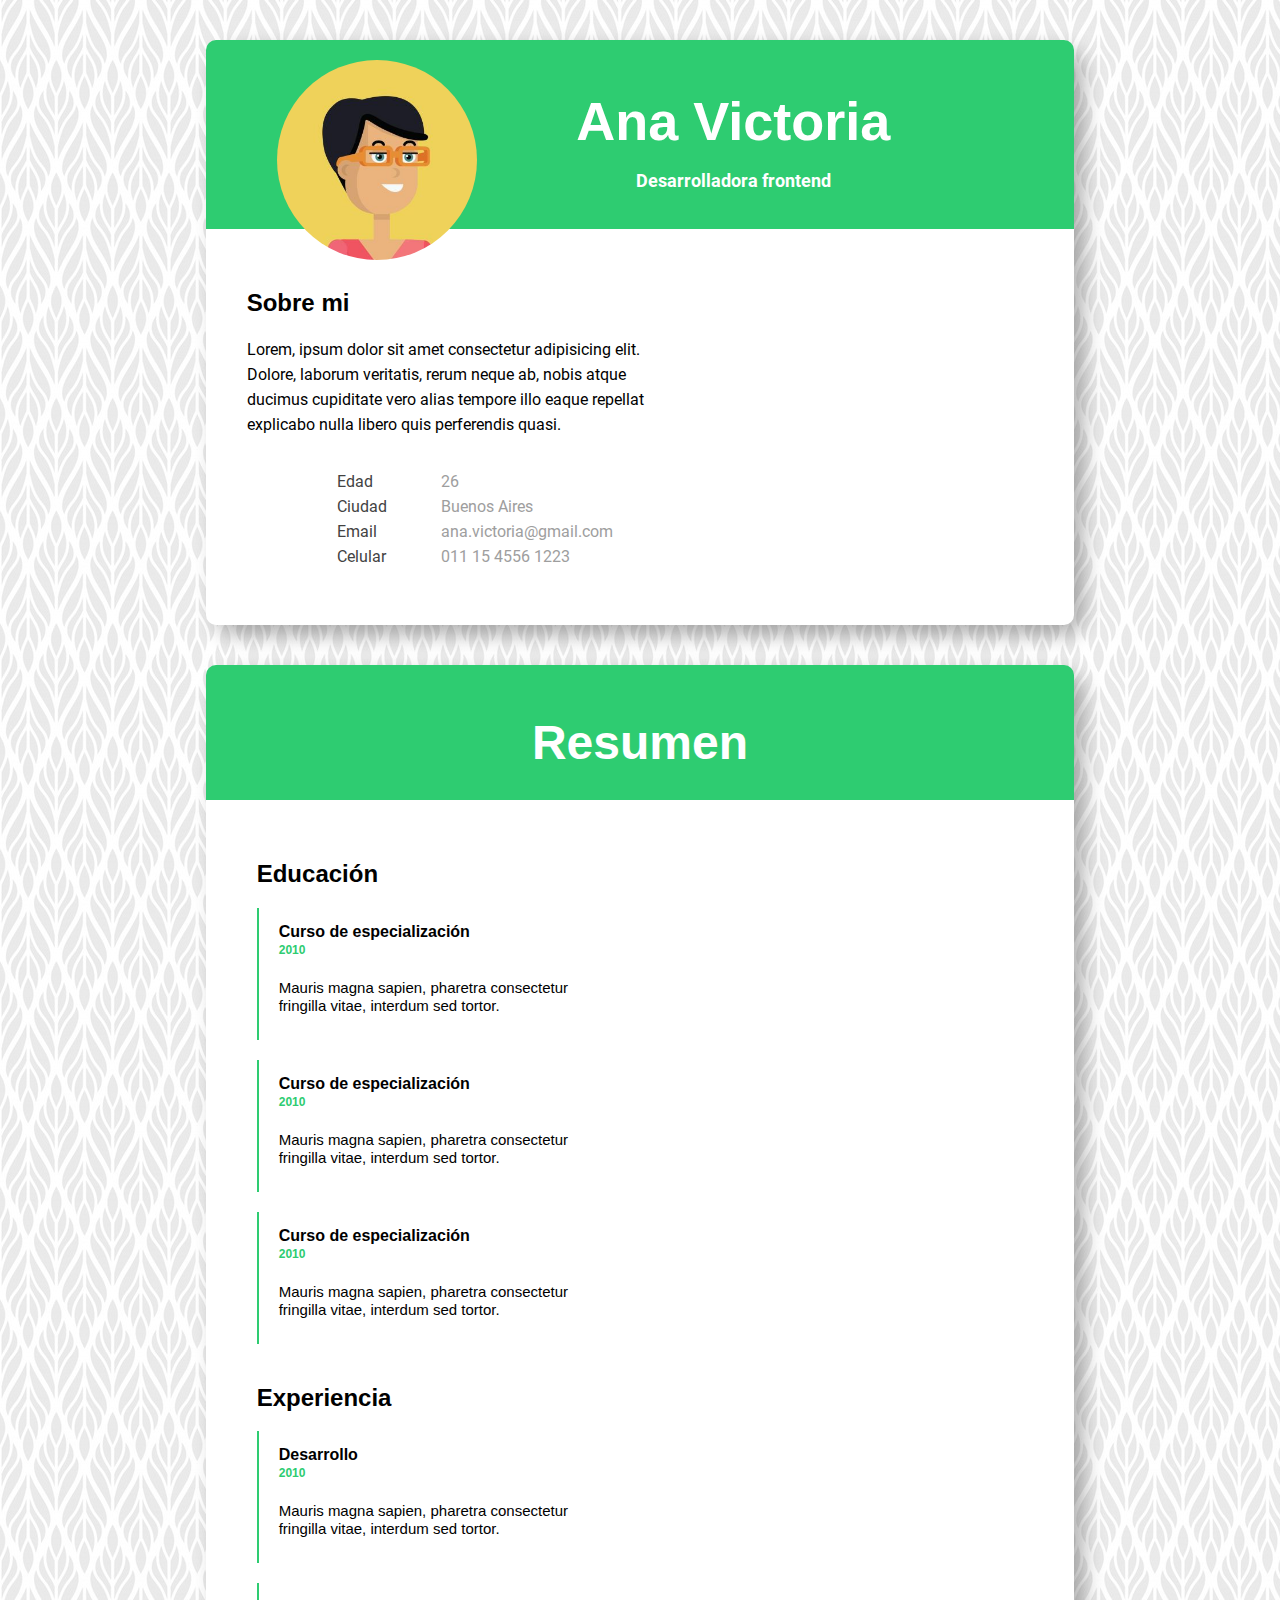
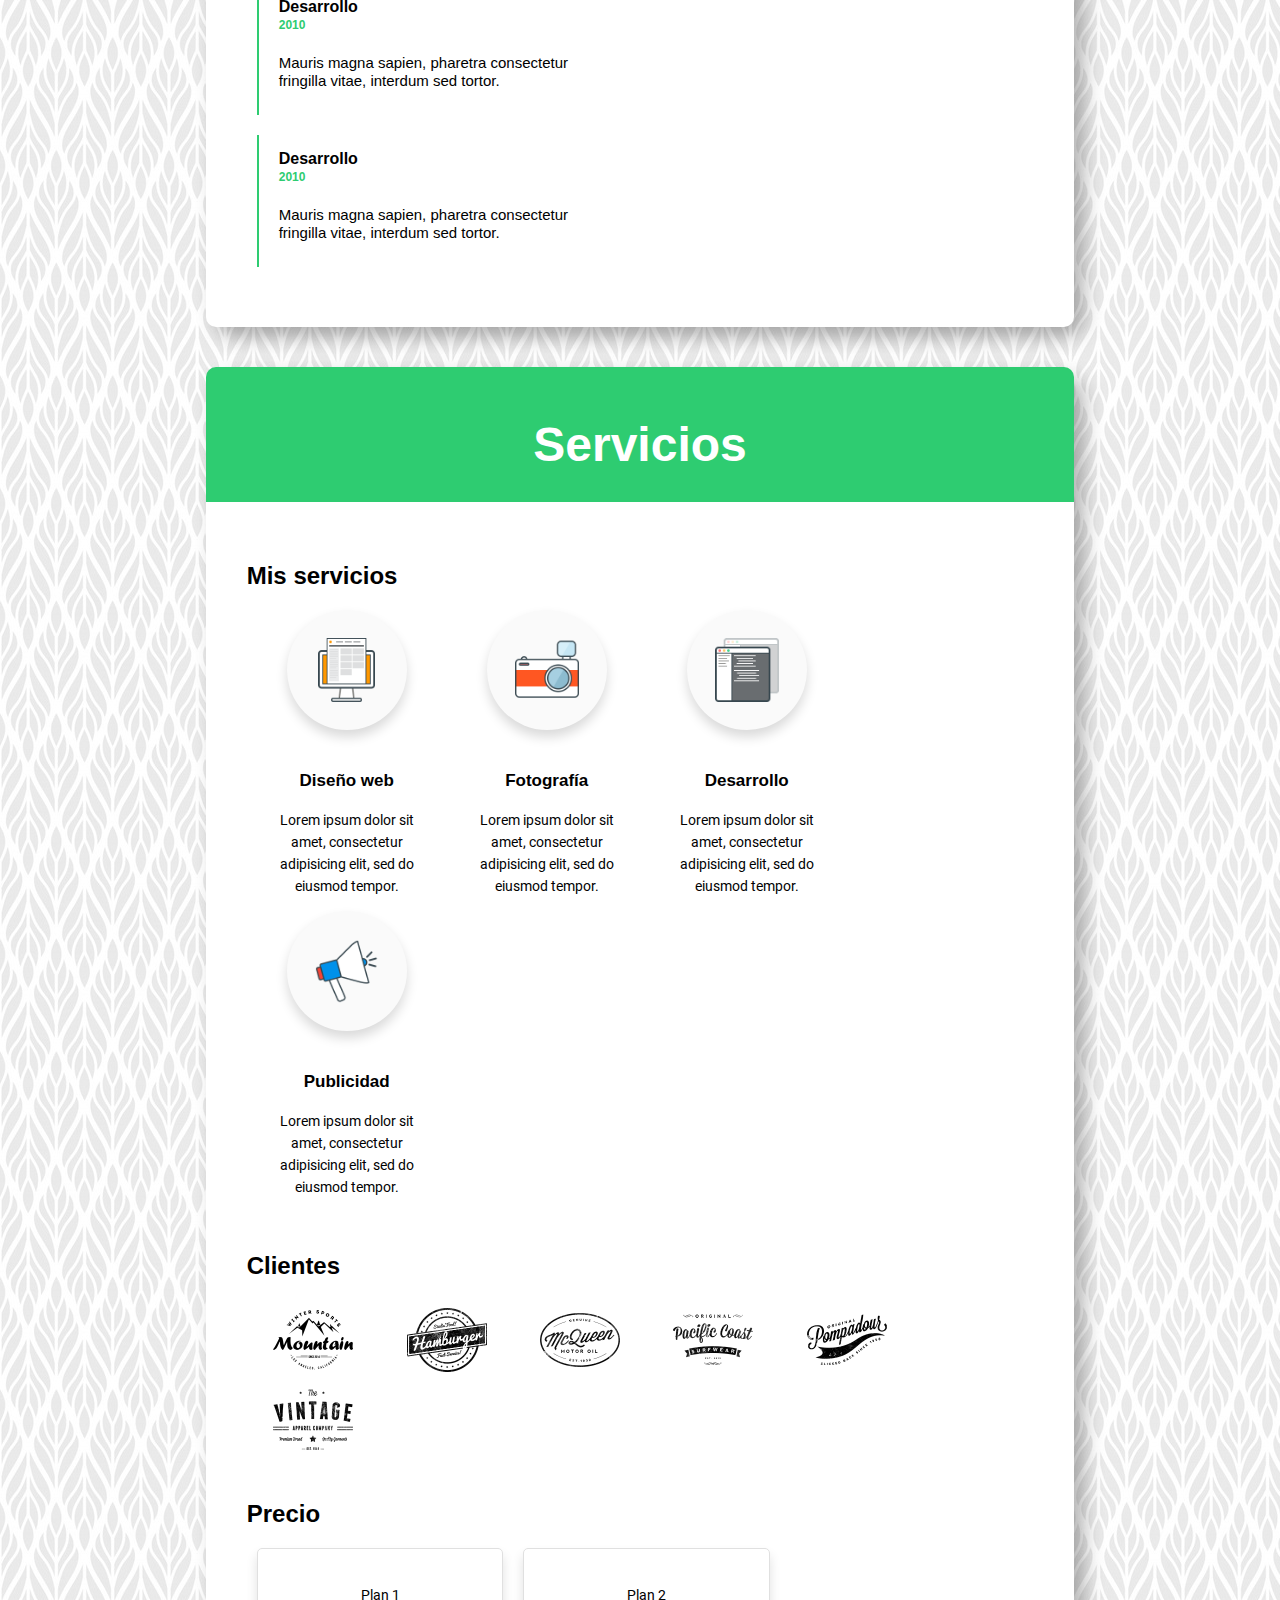
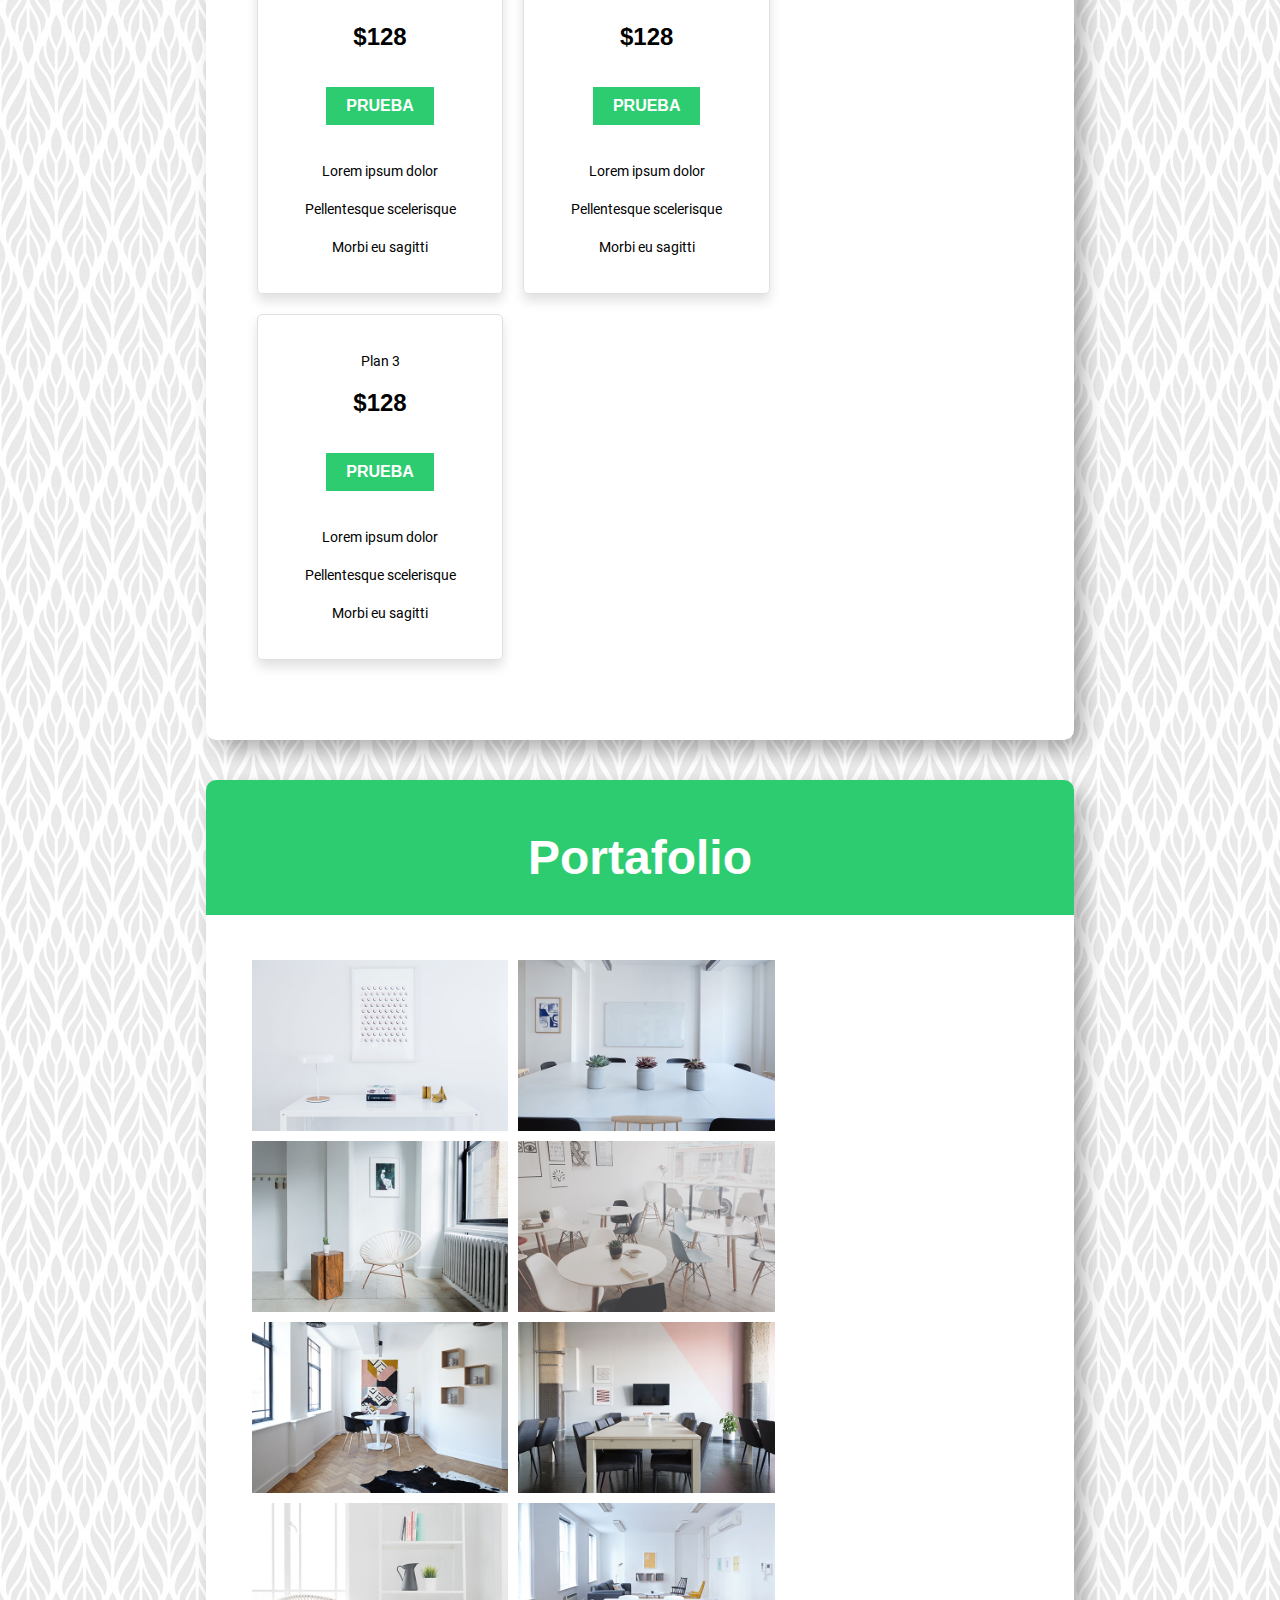
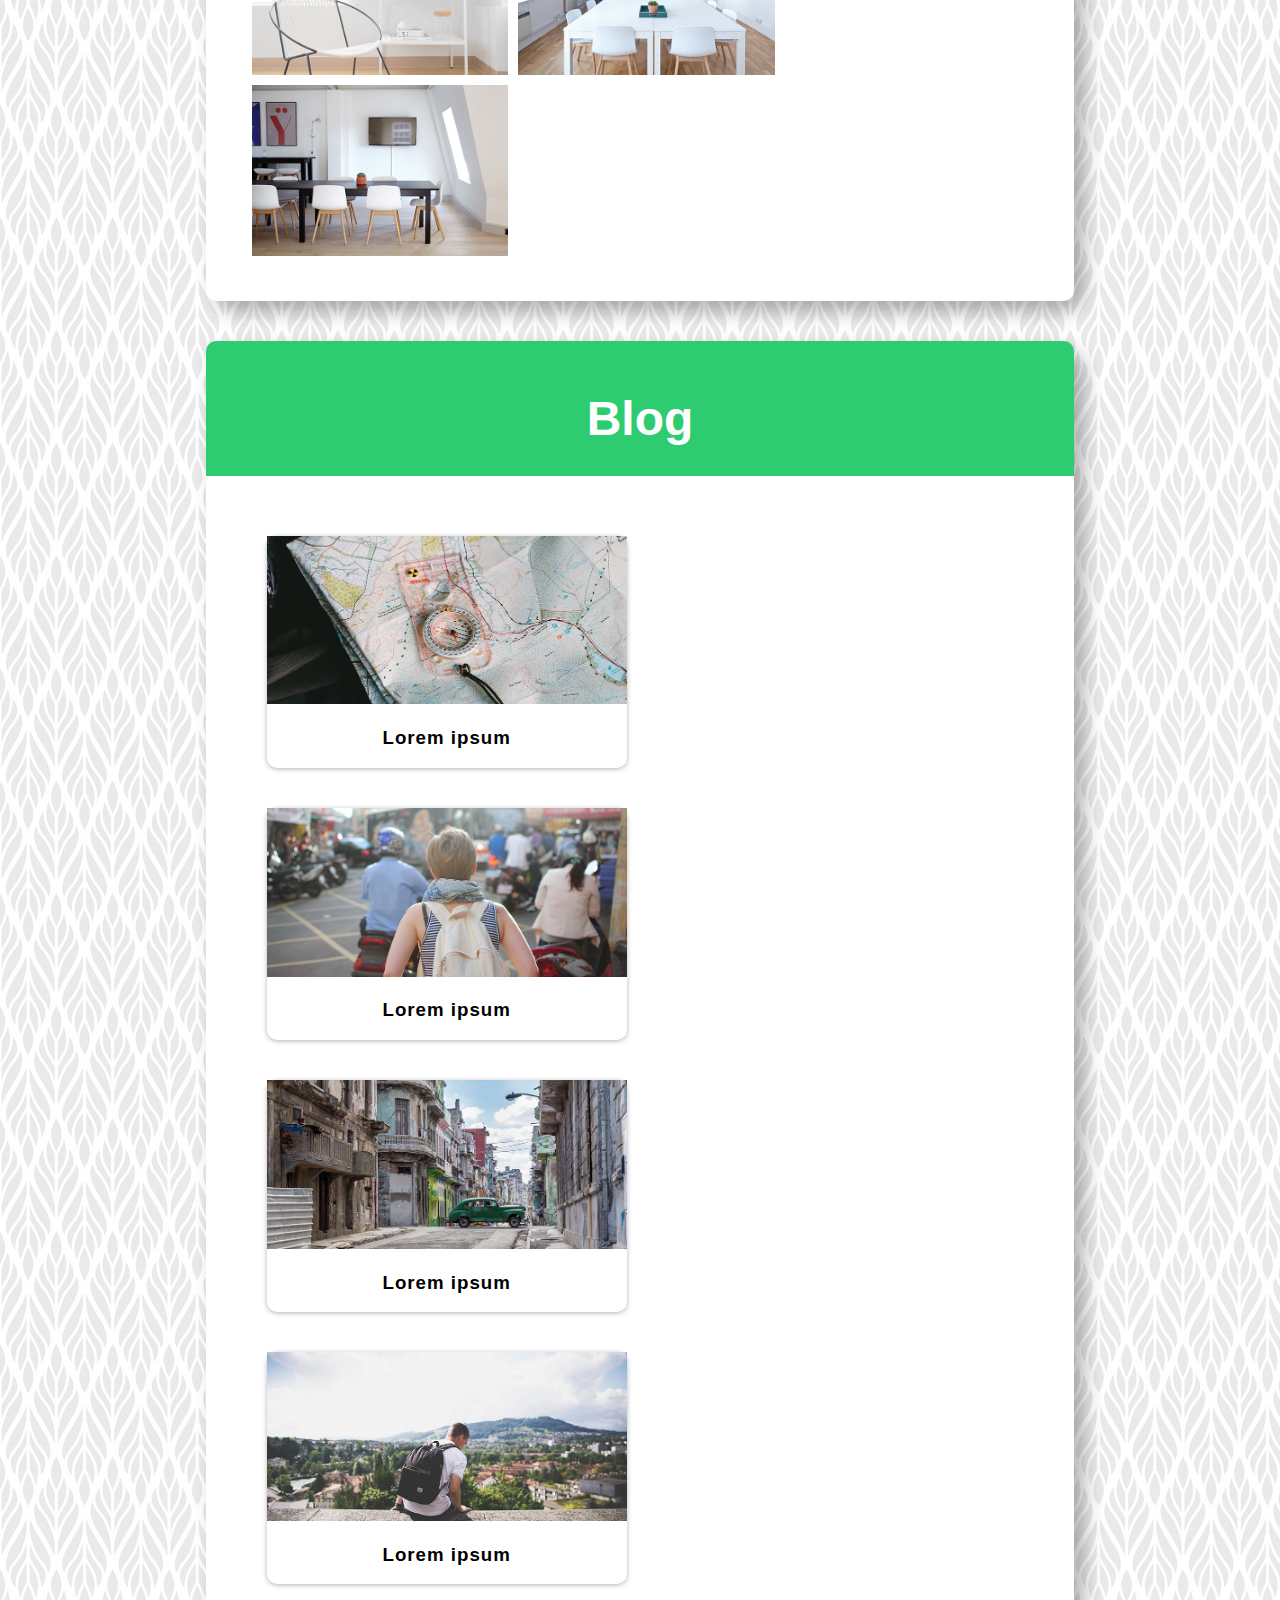
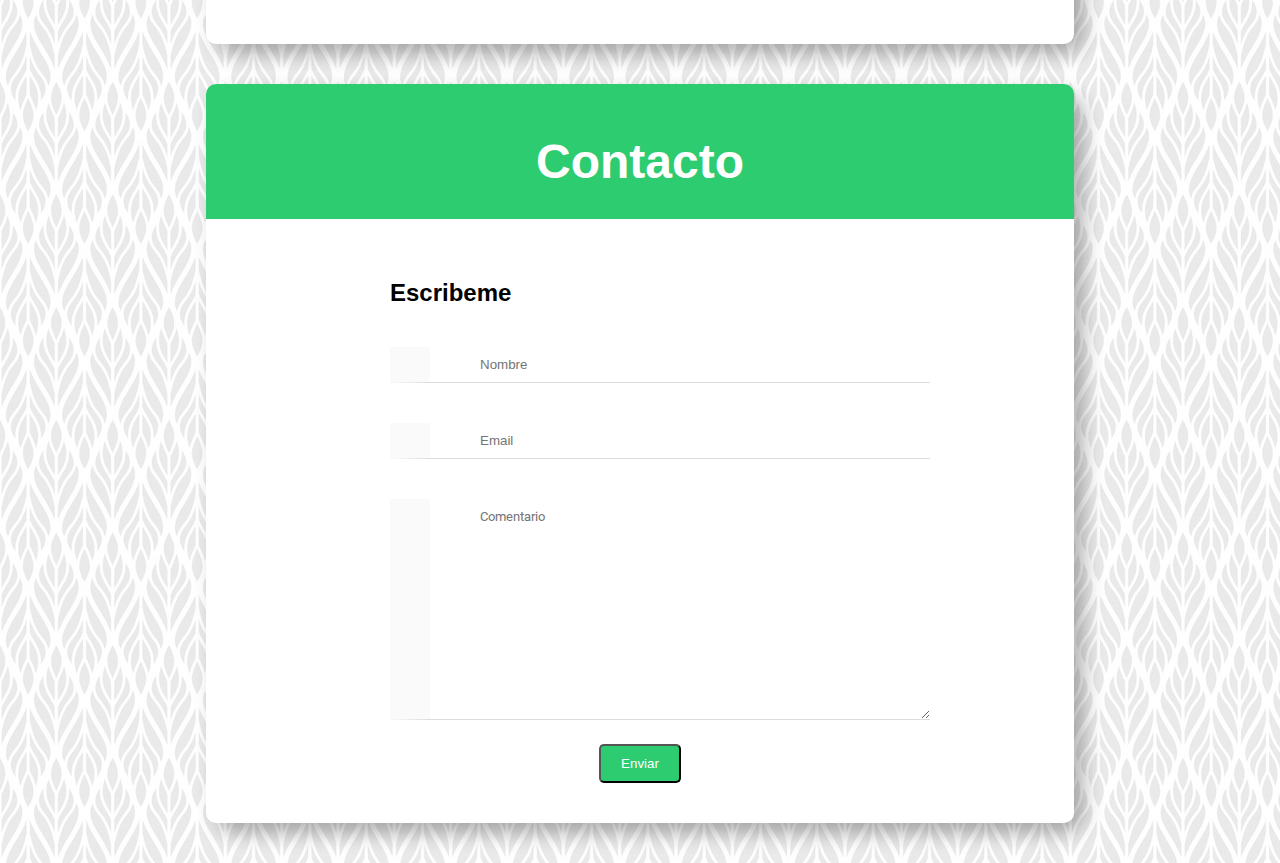
<file: index.html>
<!DOCTYPE html>
<html>
<head>
    <meta charset="UTF-8">
    <meta name="viewport" content="width=device-width, initial-scale=1.0">
    <title>Responsive design</title>
    <link rel="stylesheet" href="style.css">
</head>
<body>
    <div class="column"> 

        <!--    
        =======================================
                    ABOUT SECTION
        ======================================= 
        -->
        <section class="card">
            <div class="card-header">
                <div class="content-container">
                    <div class="picture-container">
                        <img src="img/avatar.jpg" alt="" class="avatar">
                    </div>
                    <div class="name-container">
                        <h1 class="name">Ana Victoria</h1>
                        <p class="job">Desarrolladora frontend</p>
                    </div>
                </div>
            </div>
            <div class="card-body">
                <div class="content-container">
                    <div class="about-me">
                        <h2 class="subtitle">Sobre mi</h2>
                        <p class="description">
                            Lorem, ipsum dolor sit amet consectetur adipisicing elit. Dolore, laborum veritatis, rerum neque ab, nobis atque ducimus cupiditate vero alias tempore illo eaque repellat explicabo nulla libero quis perferendis quasi.
                        </p>
                    </div>
                    <div class="info">
                        <ul class="info-list">
                            <li>
                                <span class="info-property">Edad</span>
                                <span class="info-value">26</span>
                            </li>
                            <li>
                                <span class="info-property">Ciudad</span>
                                <span class="info-value">Buenos Aires</span>
                            </li>
                            <li>
                                <span class="info-property">Email</span>
                                <span class="info-value">ana.victoria@gmail.com</span>
                            </li>
                            <li>
                                <span class="info-property">Celular</span>
                                <span class="info-value">011 15 4556 1223</span>
                            </li>
                        </ul>
                    </div>
                </div>
            </div>
        </section>

        <!--    
        =======================================
                    RESUME SECTION
        ======================================= 
        -->
        <section class="card">
            <div class="card-header">
                <h1 class="title">Resumen</h1>
            </div>
            <div class="card-body">
                <div class="content-container">
                    <div class="timeline-container">
                        <h2 class="subtitle">Educación</h2>
                        <div class="timeline-item">
                            <h3 class="timeline-title">Curso de especialización</h3>
                            <h4 class="timeline-period">2010</h4>
                            <p class="timeline-description">Mauris magna sapien, pharetra consectetur fringilla vitae, interdum sed tortor.</p>
                        </div>
                        <div class="timeline-item">
                            <h3 class="timeline-title">Curso de especialización</h3>
                            <h4 class="timeline-period">2010</h4>
                            <p class="timeline-description">Mauris magna sapien, pharetra consectetur fringilla vitae, interdum sed tortor.</p>
                        </div>
                        <div class="timeline-item">
                            <h3 class="timeline-title">Curso de especialización</h3>
                            <h4 class="timeline-period">2010</h4>
                            <p class="timeline-description">Mauris magna sapien, pharetra consectetur fringilla vitae, interdum sed tortor.</p>
                        </div>
                    </div>
                    <div class="timeline-container">
                        <h2 class="subtitle">Experiencia</h2>
                        <div class="timeline-item">
                            <h3 class="timeline-title">Desarrollo</h3>
                            <h4 class="timeline-period">2010</h4>
                            <p class="timeline-description">Mauris magna sapien, pharetra consectetur fringilla vitae, interdum sed tortor.</p>
                        </div>
                        <div class="timeline-item">
                            <h3 class="timeline-title">Desarrollo</h3>
                            <h4 class="timeline-period">2010</h4>
                            <p class="timeline-description">Mauris magna sapien, pharetra consectetur fringilla vitae, interdum sed tortor.</p>
                        </div>
                        <div class="timeline-item">
                            <h3 class="timeline-title">Desarrollo</h3>
                            <h4 class="timeline-period">2010</h4>
                            <p class="timeline-description">Mauris magna sapien, pharetra consectetur fringilla vitae, interdum sed tortor.</p>
                        </div>
                    </div>
                </div>
            </div>
        </section>

        <!--    
        =======================================
                    SERVICES SECTION
        ======================================= 
        -->
        <section class="card">
            <div class="card-header">
                <h1 class="title">Servicios</h1>
            </div>
            <div class="card-body">
                <div class="content-container">

                    <!-- Price -->
                    <div class="service-section-container">
                        <h2 class="subtitle">Mis servicios</h2>
                        <div class="service-block">
                            <div class="service-img-container">
                                <img src="img/services/web_design_icon.png" alt="" class="service-img">
                            </div>
                            <h3 class="service-title">Diseño web</h3>
                            <p class="service-description">Lorem ipsum dolor sit amet, consectetur adipisicing elit, sed do eiusmod tempor.</p>
                        </div>
                        <div class="service-block">
                            <div class="service-img-container">
                                <img src="img/services/photography_icon.png" alt="" class="service-img">
                            </div>
                            <h3 class="service-title">Fotografía</h3>
                            <p class="service-description">Lorem ipsum dolor sit amet, consectetur adipisicing elit, sed do eiusmod tempor.</p>
                        </div>
                        <div class="service-block">
                            <div class="service-img-container">
                                <img src="img/services/creativity_icon.png" alt="" class="service-img">
                            </div>
                            <h3 class="service-title">Desarrollo</h3>
                            <p class="service-description">Lorem ipsum dolor sit amet, consectetur adipisicing elit, sed do eiusmod tempor.</p>
                        </div>
                        <div class="service-block">
                            <div class="service-img-container">
                                <img src="img/services/advetising_icon.png" alt="" class="service-img">
                            </div> 
                            <h3 class="service-title">Publicidad</h3>
                            <p class="service-description">Lorem ipsum dolor sit amet, consectetur adipisicing elit, sed do eiusmod tempor.</p>
                        </div>
                    </div>

                    <!-- Clients -->
                    <div class="service-section-container">
                        <h2 class="subtitle clear">Clientes</h2>

                        <img src="img/clients/client_1.png" alt="" class="services-client">    
                        <img src="img/clients/client_2.png" alt="" class="services-client">    
                        <img src="img/clients/client_3.png" alt="" class="services-client">    
                        <img src="img/clients/client_4.png" alt="" class="services-client">    
                        <img src="img/clients/client_5.png" alt="" class="services-client">    
                        <img src="img/clients/client_6.png" alt="" class="services-client">    
                    </div> 
                                   
                    <!-- Pricing -->
                    <div class="service-section-container">
                        <h2 class="subtitle clear">Precio</h2>
                        <div class="pricing-box">
                            <p class="pricing-text">Plan 1</p>
                            <h1 class="subtitle">$128</h1>
                            <a href="#" class="pricing-button">PRUEBA</a>
                            <p class="pricing-text">Lorem ipsum dolor</p>
                            <p class="pricing-text">Pellentesque scelerisque</p>
                            <p class="pricing-text">Morbi eu sagitti</p>
                        </div>
                        <div class="pricing-box">
                            <p class="pricing-text">Plan 2</p>
                            <h1 class="subtitle">$128</h1>
                            <a href="#" class="pricing-button">PRUEBA</a>
                            <p class="pricing-text">Lorem ipsum dolor</p>
                            <p class="pricing-text">Pellentesque scelerisque</p>
                            <p class="pricing-text">Morbi eu sagitti</p>
                        </div>
                        <div class="pricing-box">
                            <p class="pricing-text">Plan 3</p>
                            <h1 class="subtitle">$128</h1>
                            <a href="#" class="pricing-button">PRUEBA</a>
                            <p class="pricing-text">Lorem ipsum dolor</p>
                            <p class="pricing-text">Pellentesque scelerisque</p>
                            <p class="pricing-text">Morbi eu sagitti</p>
                        </div>
                    </div>         
                </div>
            </div>    
        </section>

        <!--    
        =======================================
                    PORTFOLIO SECTION
        ======================================= 
        -->
        <section class="card">
            <div class="card-header">
                <h1 class="title">Portafolio</h1>
            </div>
            <div class="card-body">
                <div class="content-container">
                    <img src="img/portfolio/1.jpg" alt="" class="portfolio-img">
                    <img src="img/portfolio/2.jpg" alt="" class="portfolio-img">
                    <img src="img/portfolio/3.jpg" alt="" class="portfolio-img">
                    <img src="img/portfolio/4.jpg" alt="" class="portfolio-img">
                    <img src="img/portfolio/5.jpg" alt="" class="portfolio-img">
                    <img src="img/portfolio/6.jpg" alt="" class="portfolio-img">
                    <img src="img/portfolio/7.jpg" alt="" class="portfolio-img">
                    <img src="img/portfolio/8.jpg" alt="" class="portfolio-img">
                    <img src="img/portfolio/9.jpg" alt="" class="portfolio-img">
                </div>  
            </div>    
        </section>


        <!--    
        =======================================
                    BLOG SECTION
        ======================================= 
        -->
        <section class="card">
            <div class="card-header">
                <h1 class="title">Blog</h1>
            </div>
            <div class="card-body">
                <div class="content-container">
                    <div class="blog-post">
                        <img src="img/blog/blog_post_1.jpg" alt="" class="blog-post-img">
                        <h3 class="blog-post-title">Lorem ipsum</h3>
                    </div>
                    <div class="blog-post">
                        <img src="img/blog/blog_post_2.jpg" alt="" class="blog-post-img">
                        <h3 class="blog-post-title">Lorem ipsum</h3>
                    </div>                    
                    <div class="blog-post">
                        <img src="img/blog/blog_post_6.jpg" alt="" class="blog-post-img">
                        <h3 class="blog-post-title">Lorem ipsum</h3>
                    </div>                    
                    <div class="blog-post">
                        <img src="img/blog/blog_post_7.jpg" alt="" class="blog-post-img">
                        <h3 class="blog-post-title">Lorem ipsum</h3>
                    </div>
                </div>                                                                
            </div>    
        </section>

        <!--    
        =======================================
                    CONTACT SECTION
        ======================================= 
        -->
        <section class="card">
            <div class="card-header">
                <h1 class="title">Contacto</h1>
            </div>
            <div class="card-body">
                <div class="content-container">
                    <div class="contact">
                        <h2 class="subtitle">Escribeme</h2>
                        <form class="contact-form">
                            <input type="text" placeholder="Nombre" class="input-text">
                            <input type="text" placeholder="Email" class="input-text">
                            <textarea placeholder="Comentario" class="textarea"></textarea>
                            <button class="send-button">Enviar</button>
                        </form>
                    </div>
                </div>
            </div>
        </section>
    </div>
</body>

</html>
</file>
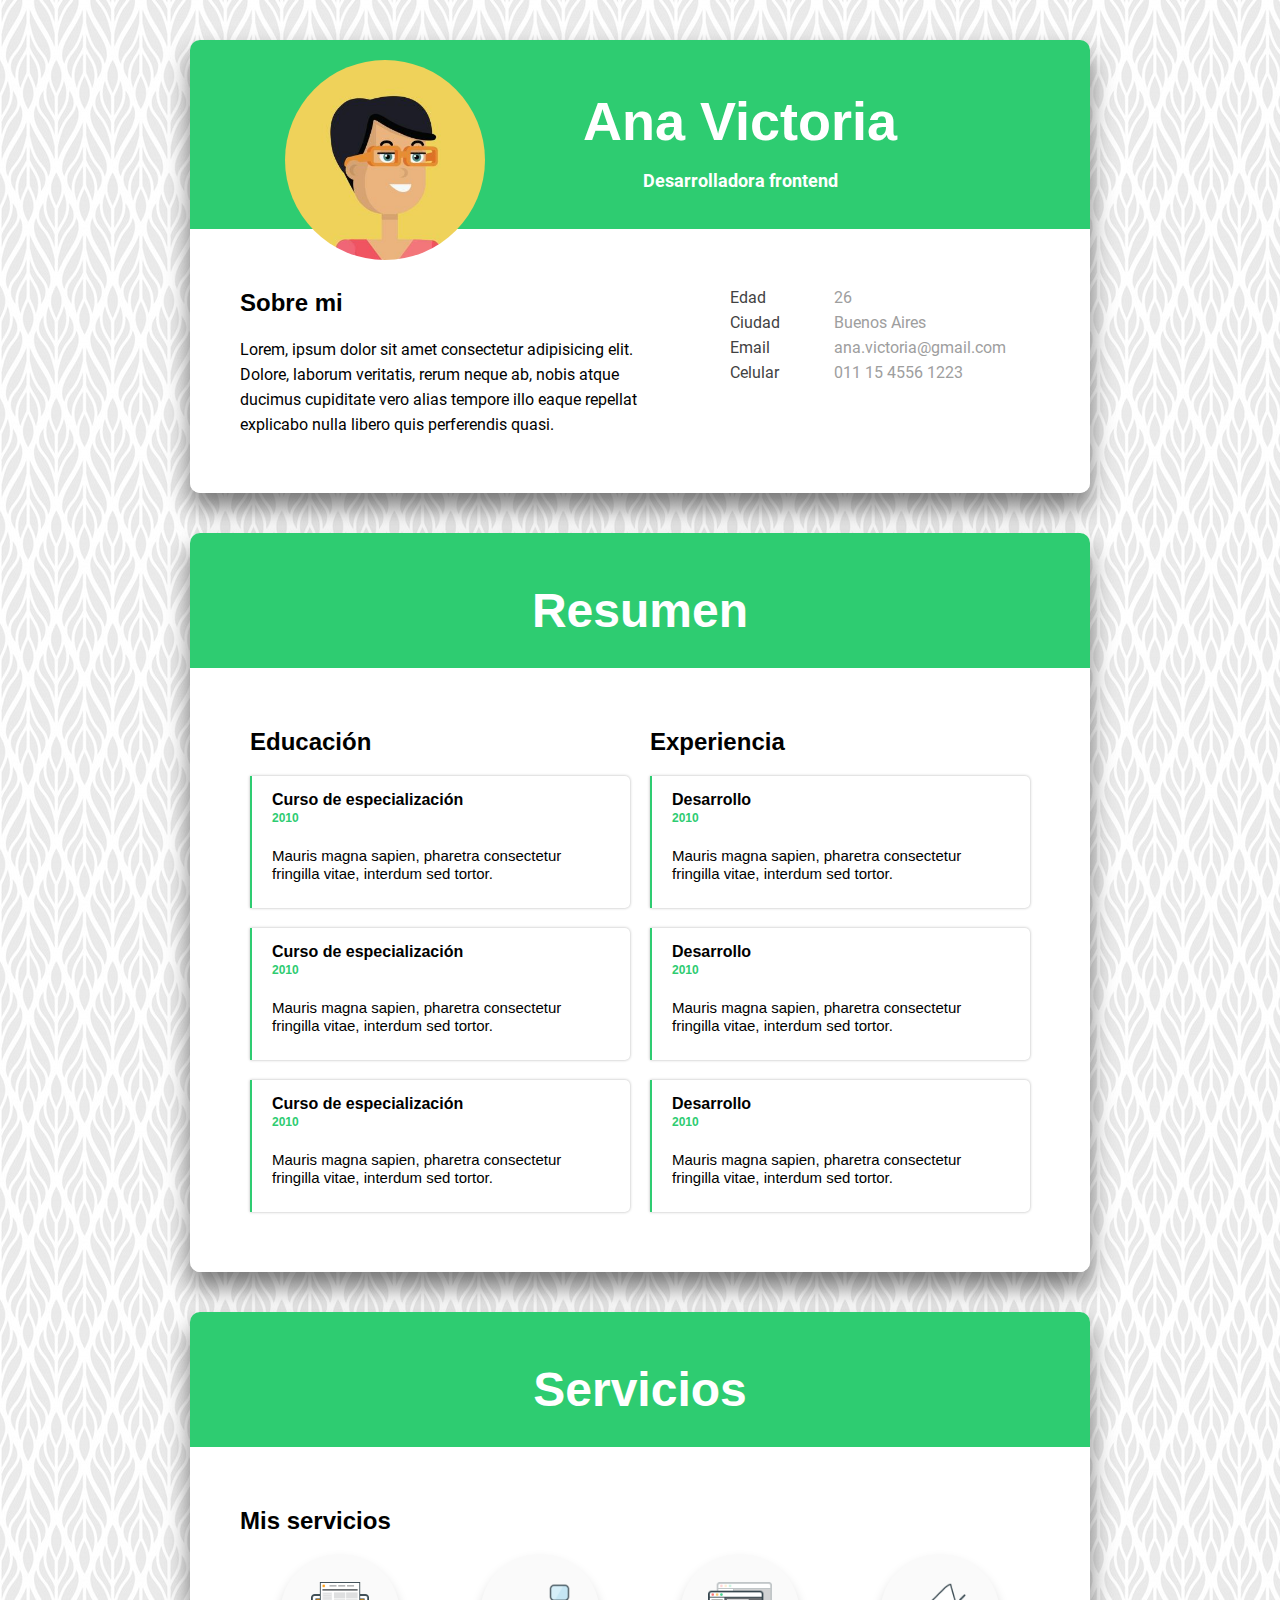
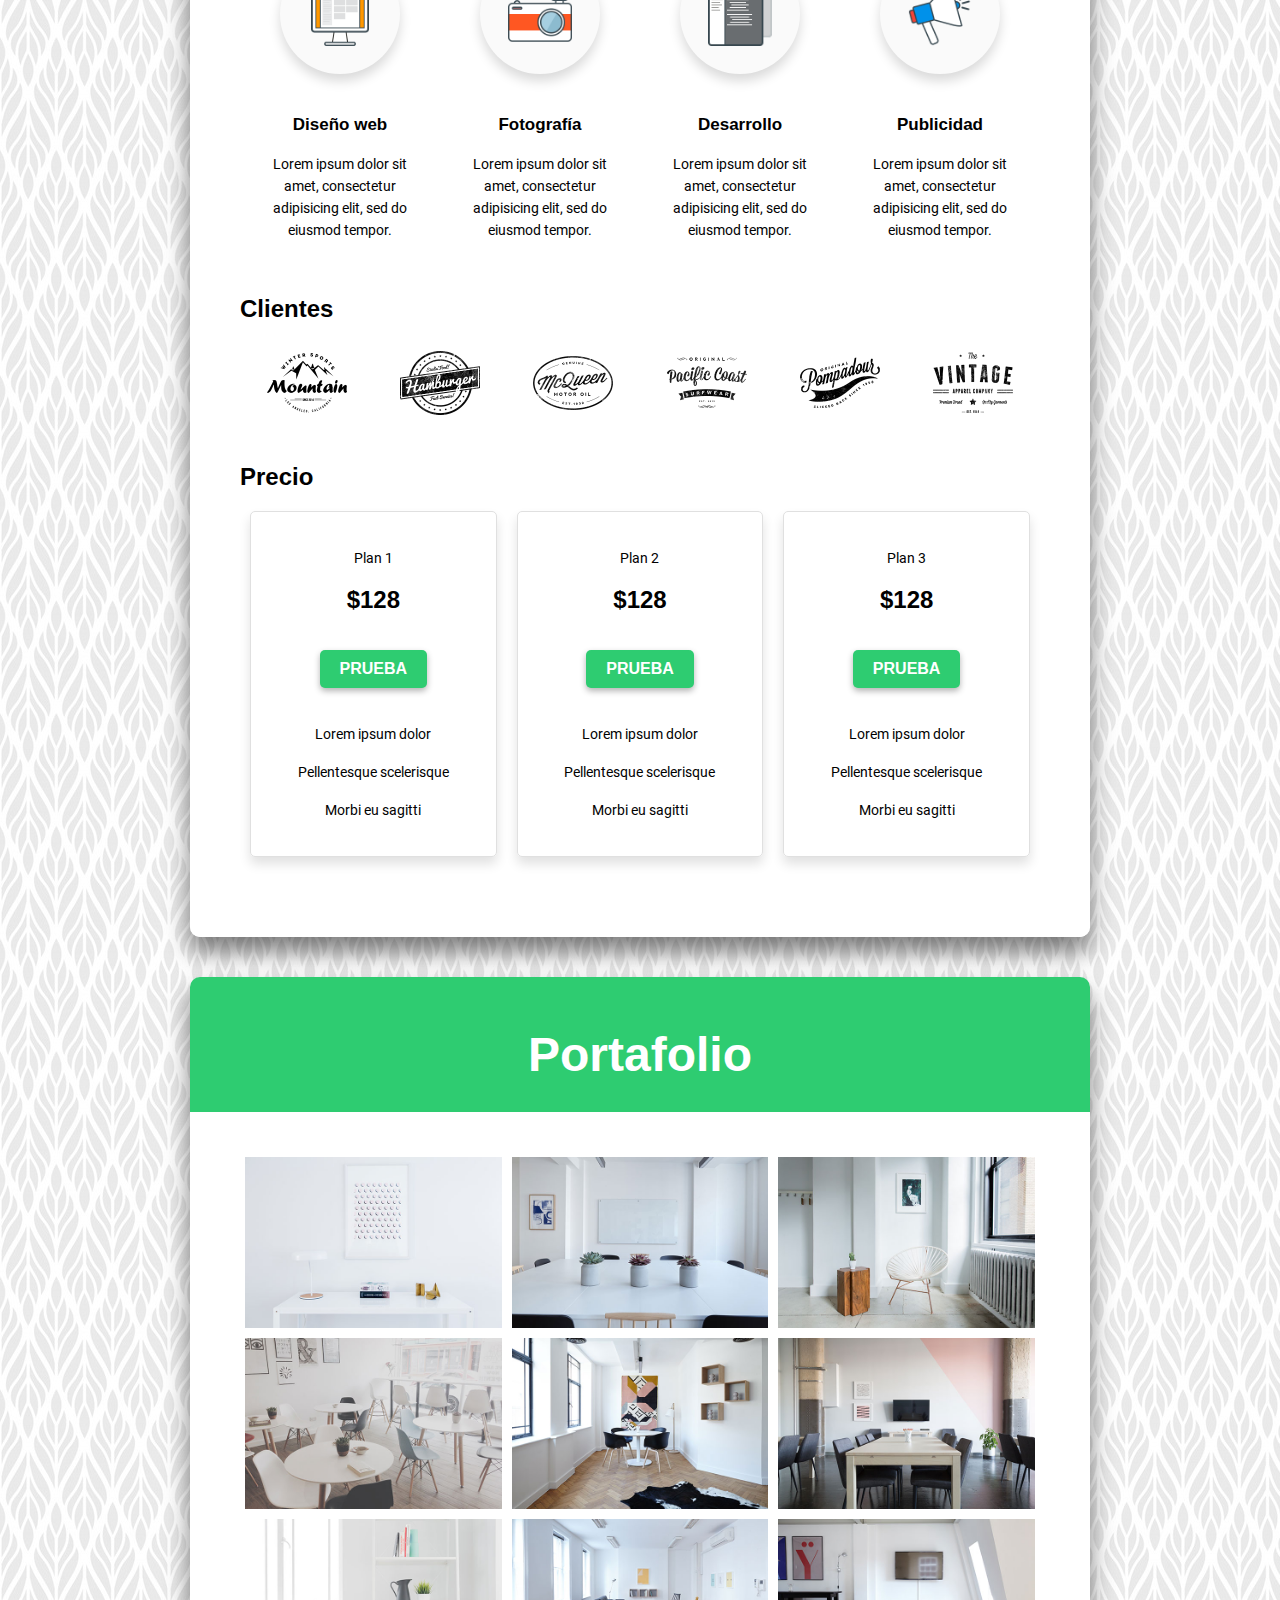
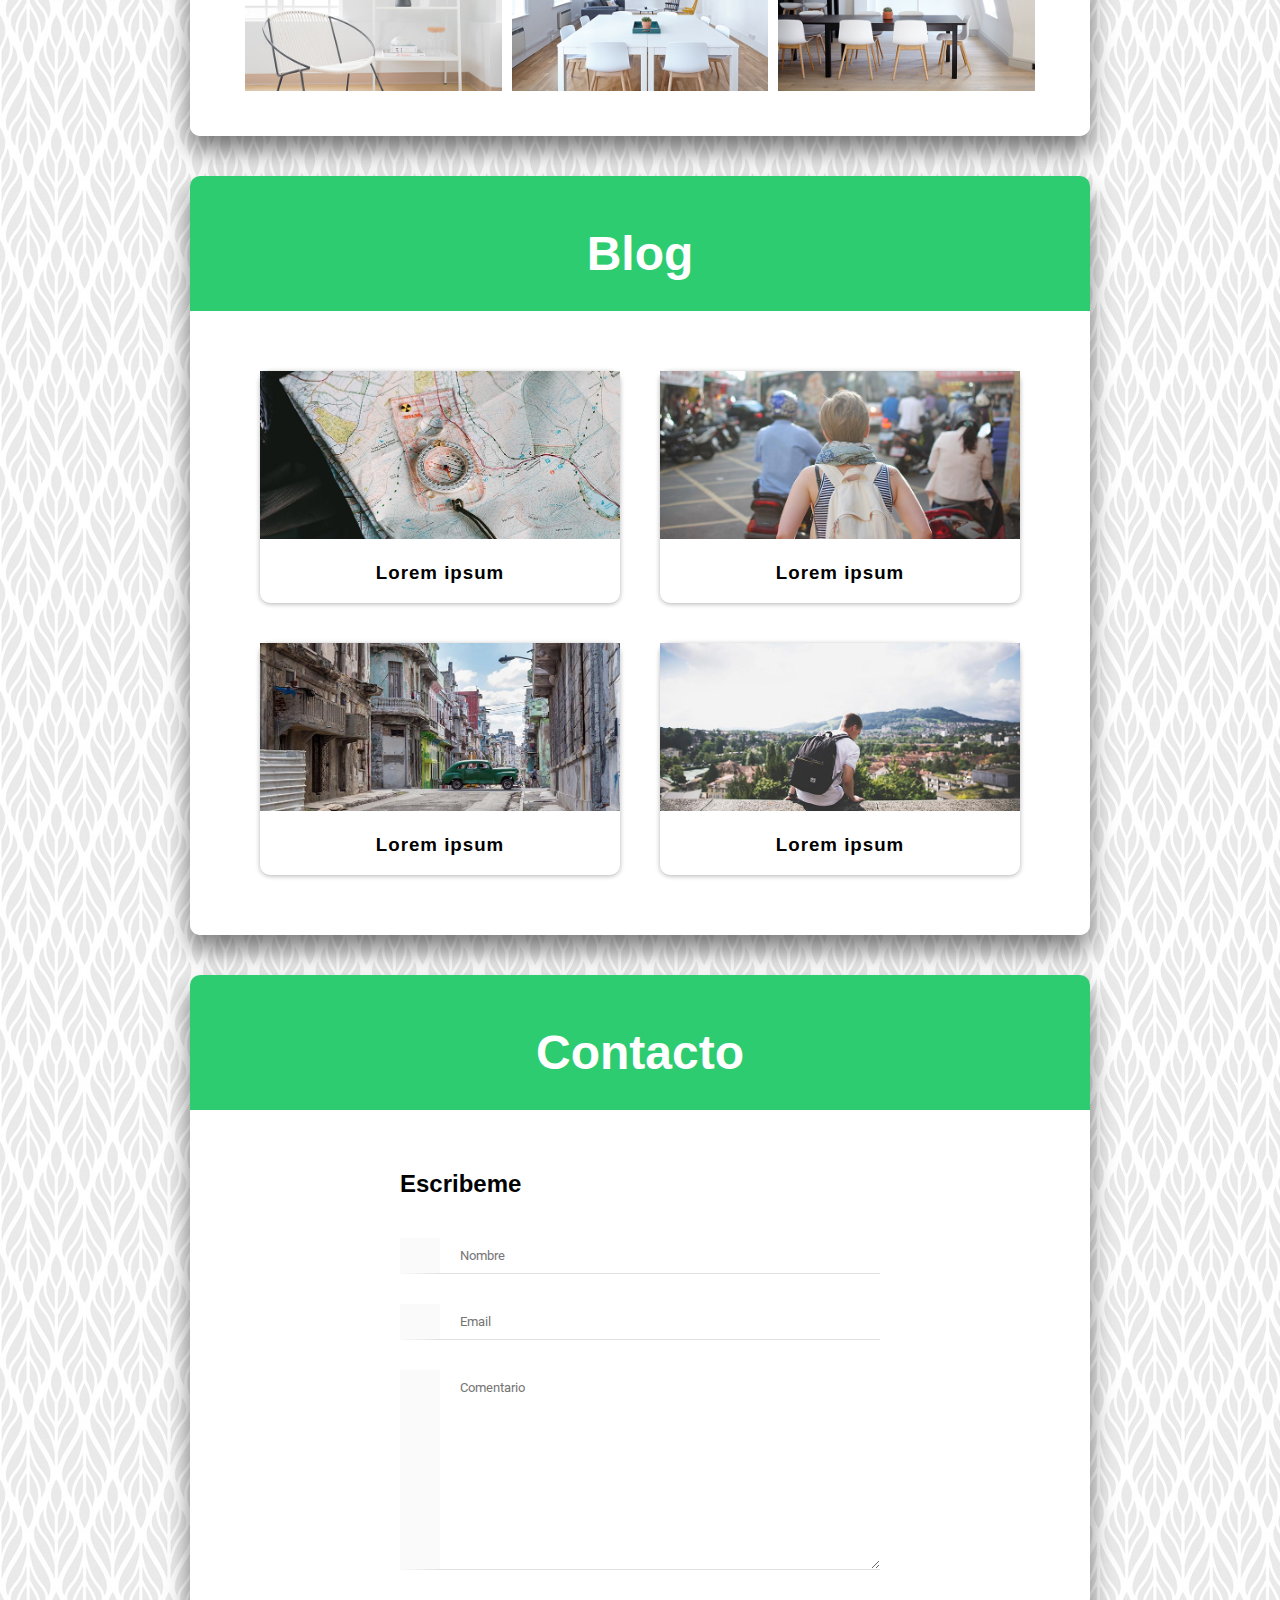
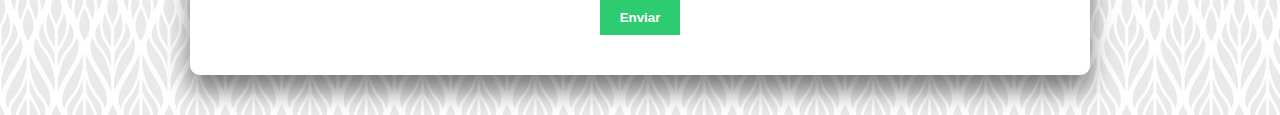
<file: example.html>
<!DOCTYPE html>
<html>
<head>
    <meta charset="UTF-8">
    <meta name="viewport" content="width=device-width, initial-scale=1.0">
    <title>Responsive design</title>
    <link rel="stylesheet" href="responsive.css">
</head>
<body>
    <div class="column">

        <!--    
        =======================================
                    ABOUT SECTION
        ======================================= 
        -->
        <section class="card">
            <div class="card-header">
                <div class="content-container">
                    <div class="picture-container">
                        <img src="img/avatar.jpg" alt="" class="avatar">
                    </div>
                    <div class="name-container">
                        <h1 class="name">Ana Victoria</h1>
                        <p class="job">Desarrolladora frontend</p>
                    </div>
                </div>
            </div>
            <div class="card-body">
                <div class="content-container">
                    <div class="about-me">
                        <h2 class="subtitle">Sobre mi</h2>
                        <p class="description">
                            Lorem, ipsum dolor sit amet consectetur adipisicing elit. Dolore, laborum veritatis, rerum neque ab, nobis atque ducimus cupiditate vero alias tempore illo eaque repellat explicabo nulla libero quis perferendis quasi.
                        </p>
                    </div>
                    <div class="info">
                        <ul class="info-list">
                            <li>
                                <span class="info-property">Edad</span>
                                <span class="info-value">26</span>
                            </li>
                            <li>
                                <span class="info-property">Ciudad</span>
                                <span class="info-value">Buenos Aires</span>
                            </li>
                            <li>
                                <span class="info-property">Email</span>
                                <span class="info-value">ana.victoria@gmail.com</span>
                            </li>
                            <li>
                                <span class="info-property">Celular</span>
                                <span class="info-value">011 15 4556 1223</span>
                            </li>
                        </ul>
                    </div>
                </div>
            </div>
        </section>

        <!--    
        =======================================
                    RESUME SECTION
        ======================================= 
        -->
        <section class="card">
            <div class="card-header">
                <h1 class="title">Resumen</h1>
            </div>
            <div class="card-body">
                <div class="content-container">
                    <div class="timeline-container">
                        <h2 class="subtitle">Educación</h2>
                        <div class="timeline-item">
                            <h3 class="timeline-title">Curso de especialización</h3>
                            <h4 class="timeline-period">2010</h4>
                            <p class="timeline-description">Mauris magna sapien, pharetra consectetur fringilla vitae, interdum sed tortor.</p>
                        </div>
                        <div class="timeline-item">
                            <h3 class="timeline-title">Curso de especialización</h3>
                            <h4 class="timeline-period">2010</h4>
                            <p class="timeline-description">Mauris magna sapien, pharetra consectetur fringilla vitae, interdum sed tortor.</p>
                        </div>
                        <div class="timeline-item">
                            <h3 class="timeline-title">Curso de especialización</h3>
                            <h4 class="timeline-period">2010</h4>
                            <p class="timeline-description">Mauris magna sapien, pharetra consectetur fringilla vitae, interdum sed tortor.</p>
                        </div>
                    </div>
                    <div class="timeline-container">
                        <h2 class="subtitle">Experiencia</h2>
                        <div class="timeline-item">
                            <h3 class="timeline-title">Desarrollo</h3>
                            <h4 class="timeline-period">2010</h4>
                            <p class="timeline-description">Mauris magna sapien, pharetra consectetur fringilla vitae, interdum sed tortor.</p>
                        </div>
                        <div class="timeline-item">
                            <h3 class="timeline-title">Desarrollo</h3>
                            <h4 class="timeline-period">2010</h4>
                            <p class="timeline-description">Mauris magna sapien, pharetra consectetur fringilla vitae, interdum sed tortor.</p>
                        </div>
                        <div class="timeline-item">
                            <h3 class="timeline-title">Desarrollo</h3>
                            <h4 class="timeline-period">2010</h4>
                            <p class="timeline-description">Mauris magna sapien, pharetra consectetur fringilla vitae, interdum sed tortor.</p>
                        </div>
                    </div>
                </div>
            </div>
        </section>

        <!--    
        =======================================
                    SERVICES SECTION
        ======================================= 
        -->
        <section class="card">
            <div class="card-header">
                <h1 class="title">Servicios</h1>
            </div>
            <div class="card-body">
                <div class="content-container">

                    <!-- Price -->
                    <div class="service-section-container">
                        <h2 class="subtitle">Mis servicios</h2>
                        <div class="service-block">
                            <div class="service-img-container">
                                <img src="img/services/web_design_icon.png" alt="" class="service-img">
                            </div>
                            <h3 class="service-title">Diseño web</h3>
                            <p class="service-description">Lorem ipsum dolor sit amet, consectetur adipisicing elit, sed do eiusmod tempor.</p>
                        </div>
                        <div class="service-block">
                            <div class="service-img-container">
                                <img src="img/services/photography_icon.png" alt="" class="service-img">
                            </div>
                            <h3 class="service-title">Fotografía</h3>
                            <p class="service-description">Lorem ipsum dolor sit amet, consectetur adipisicing elit, sed do eiusmod tempor.</p>
                        </div>
                        <div class="service-block">
                            <div class="service-img-container">
                                <img src="img/services/creativity_icon.png" alt="" class="service-img">
                            </div>
                            <h3 class="service-title">Desarrollo</h3>
                            <p class="service-description">Lorem ipsum dolor sit amet, consectetur adipisicing elit, sed do eiusmod tempor.</p>
                        </div>
                        <div class="service-block">
                            <div class="service-img-container">
                                <img src="img/services/advetising_icon.png" alt="" class="service-img">
                            </div> 
                            <h3 class="service-title">Publicidad</h3>
                            <p class="service-description">Lorem ipsum dolor sit amet, consectetur adipisicing elit, sed do eiusmod tempor.</p>
                        </div>
                    </div>

                    <!-- Clients -->
                    <div class="service-section-container">
                        <h2 class="subtitle clear">Clientes</h2>

                        <img src="img/clients/client_1.png" alt="" class="services-client">    
                        <img src="img/clients/client_2.png" alt="" class="services-client">    
                        <img src="img/clients/client_3.png" alt="" class="services-client">    
                        <img src="img/clients/client_4.png" alt="" class="services-client">    
                        <img src="img/clients/client_5.png" alt="" class="services-client">    
                        <img src="img/clients/client_6.png" alt="" class="services-client">    
                    </div> 
                                   
                    <!-- Pricing -->
                    <div class="service-section-container">
                        <h2 class="subtitle clear">Precio</h2>
                        <div class="pricing-box">
                            <p class="pricing-text">Plan 1</p>
                            <h1 class="subtitle">$128</h1>
                            <a href="#" class="pricing-button">PRUEBA</a>
                            <p class="pricing-text">Lorem ipsum dolor</p>
                            <p class="pricing-text">Pellentesque scelerisque</p>
                            <p class="pricing-text">Morbi eu sagitti</p>
                        </div>
                        <div class="pricing-box">
                            <p class="pricing-text">Plan 2</p>
                            <h1 class="subtitle">$128</h1>
                            <a href="#" class="pricing-button">PRUEBA</a>
                            <p class="pricing-text">Lorem ipsum dolor</p>
                            <p class="pricing-text">Pellentesque scelerisque</p>
                            <p class="pricing-text">Morbi eu sagitti</p>
                        </div>
                        <div class="pricing-box">
                            <p class="pricing-text">Plan 3</p>
                            <h1 class="subtitle">$128</h1>
                            <a href="#" class="pricing-button">PRUEBA</a>
                            <p class="pricing-text">Lorem ipsum dolor</p>
                            <p class="pricing-text">Pellentesque scelerisque</p>
                            <p class="pricing-text">Morbi eu sagitti</p>
                        </div>
                    </div>         
                </div>
            </div>    
        </section>

        <!--    
        =======================================
                    PORTFOLIO SECTION
        ======================================= 
        -->
        <section class="card">
            <div class="card-header">
                <h1 class="title">Portafolio</h1>
            </div>
            <div class="card-body">
                <div class="content-container">
                    <img src="img/portfolio/1.jpg" alt="" class="portfolio-img">
                    <img src="img/portfolio/2.jpg" alt="" class="portfolio-img">
                    <img src="img/portfolio/3.jpg" alt="" class="portfolio-img">
                    <img src="img/portfolio/4.jpg" alt="" class="portfolio-img">
                    <img src="img/portfolio/5.jpg" alt="" class="portfolio-img">
                    <img src="img/portfolio/6.jpg" alt="" class="portfolio-img">
                    <img src="img/portfolio/7.jpg" alt="" class="portfolio-img">
                    <img src="img/portfolio/8.jpg" alt="" class="portfolio-img">
                    <img src="img/portfolio/9.jpg" alt="" class="portfolio-img">
                </div>  
            </div>    
        </section>


        <!--    
        =======================================
                    BLOG SECTION
        ======================================= 
        -->
        <section class="card">
            <div class="card-header">
                <h1 class="title">Blog</h1>
            </div>
            <div class="card-body">
                <div class="content-container">
                    <div class="blog-post">
                        <img src="img/blog/blog_post_1.jpg" alt="" class="blog-post-img">
                        <h3 class="blog-post-title">Lorem ipsum</h3>
                    </div>
                    <div class="blog-post">
                        <img src="img/blog/blog_post_2.jpg" alt="" class="blog-post-img">
                        <h3 class="blog-post-title">Lorem ipsum</h3>
                    </div>                    
                    <div class="blog-post">
                        <img src="img/blog/blog_post_6.jpg" alt="" class="blog-post-img">
                        <h3 class="blog-post-title">Lorem ipsum</h3>
                    </div>                    
                    <div class="blog-post">
                        <img src="img/blog/blog_post_7.jpg" alt="" class="blog-post-img">
                        <h3 class="blog-post-title">Lorem ipsum</h3>
                    </div>
                </div>                                                                
            </div>    
        </section>

        <!--    
        =======================================
                    CONTACT SECTION
        ======================================= 
        -->
        <section class="card">
            <div class="card-header">
                <h1 class="title">Contacto</h1>
            </div>
            <div class="card-body">
                <div class="content-container">
                    <div class="contact">
                        <h2 class="subtitle">Escribeme</h2>
                        <form class="contact-form">
                            <input type="text" placeholder="Nombre" class="input-text">
                            <input type="text" placeholder="Email" class="input-text">
                            <textarea placeholder="Comentario" class="textarea"></textarea>
                            <button class="send-button">Enviar</button>
                        </form>
                    </div>
                </div>
            </div>
        </section>
    </div>
</body>

</html>
</file>
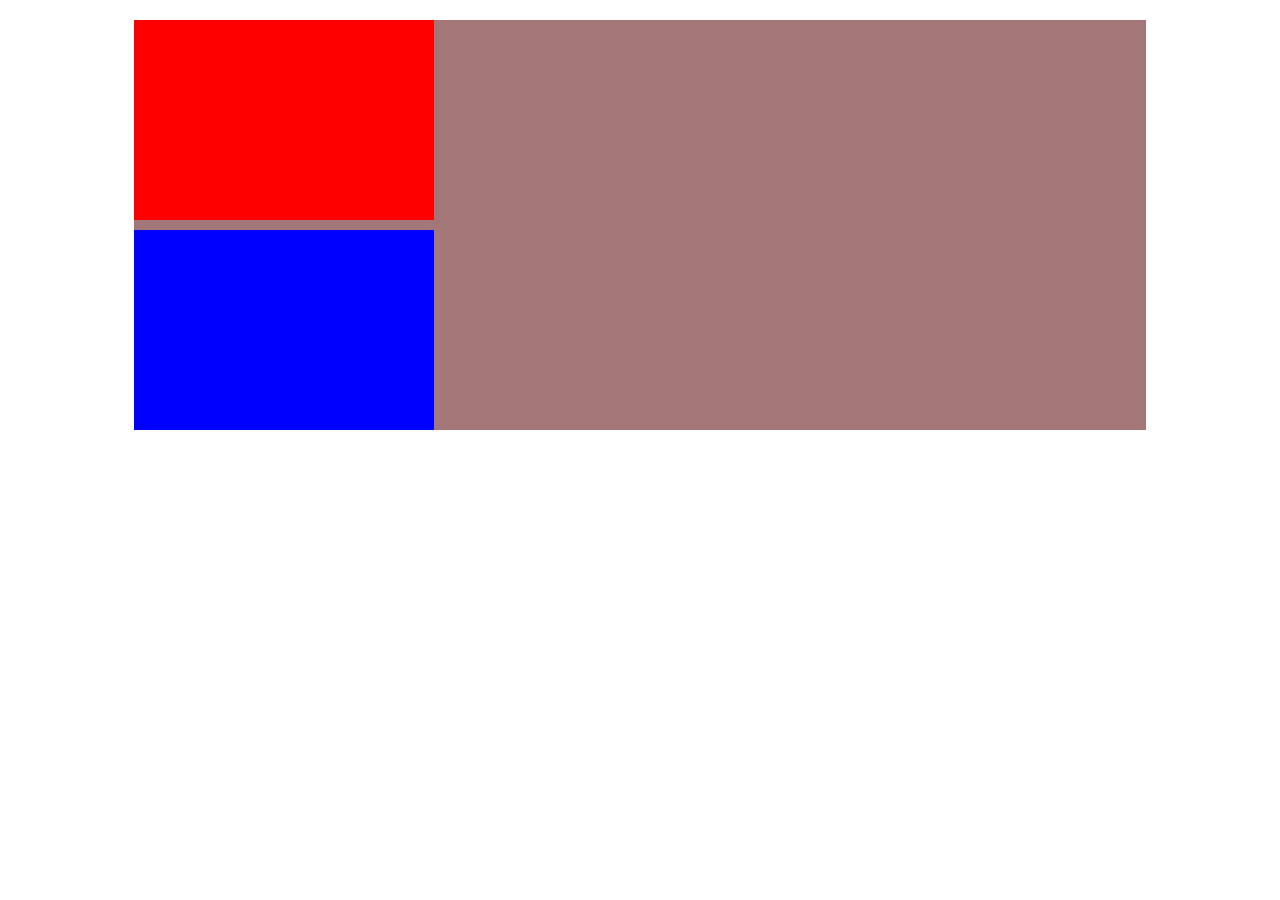
<file: pruebas.html>
<!DOCTYPE html>
<html lang="en">
<head>
    <meta charset="UTF-8">
    <link rel="stylesheet" href="pruebas.css">
    <title>Pruebas</title>
</head>
<body>
    <div class="column">
        <div class="rectángulo-1"></div>
        <div class="rectángulo-2"></div>
    </div>
</body>
</html>
</file>
<file: style.css>
@font-face {
    font-family: 'Roboto';
    src: url('fonts/Roboto-Bold.ttf');
    font-weight: bold;
}

@font-face {
    font-family: 'Roboto';
    src: url('fonts/Roboto-Regular.ttf');
    font-weight: normal;
}

body {
    background-image: url("img/background.jpg");
}

.clear {
    clear: both;
}

.column {
    width: 75%;
    margin: 0 auto;
}

.card {
    margin: 40px;
    border-radius: 20px;
    box-shadow: 10px 10px 20px rgba(0, 0, 0, 0.3);
}

.card-header {
    background-color: #2ECC71;
    padding: 20px;
    border-radius: 10px 10px 0px 0px;
}

.card-body {
    background-color: #FFF;
    padding: 40px 20px;
    border-radius: 0px 0px 10px 10px;
}

.content-container {
    width: 95%;
    margin: 0 auto;
    overflow: hidden;
}

.title {
    font-family: 'Helvetica';
    font-weight: 700;
    font-size: 48px;
    text-align: center;
    color: #FFF;
    margin: 30px 0 10px;
}

.subtitle {
    font-family: 'Helvetica';
    font-weight: 700;
    font-size: 24px;
}

.text {
    font-family: 'Roboto';
}


/* 
===========================================
            ABOUT SECTION
=========================================== 
*/

.avatar {
    width: 200px;
    position: absolute;
    transform: translate(30px);
    border-radius: 50%;
}

.picture-container {
    float: left;
}

.name-container {
    float: right;
    width: 600px;
    text-align: center;
}

.name {
    font-family: 'Helvetica';
    font-weight: 700;
    font-size: 54px;
    color: #FFF;
    margin: 30px 0 10px;
}

.job {
    font-family: 'Roboto';
    font-weight: bold;
    font-size: 18px;
    color: #FFF;
}

.about-me {
    width: 400px;
    float: left;
}

.description {
    font-family: 'Roboto';
    line-height: 25px;
}

.info {
    width: 350px;
    float: left;
    margin-left: 50px;
}

.info-list {
    list-style: none;
    line-height: 25px;
}

.info-property {
    display: inline-block;
    width: 100px;
    font-family: 'Roboto';
    color: #424242;
}
.info-value {
    display: inline-block;
    width: 180px;
    font-family: 'Roboto';
    color: #9E9E9E;
}


/* 
===========================================
            RESUME SECTION
=========================================== 
*/

.timeline-container {
    float: left;
    width: 380px;
    padding: 0 10px;
}

.timeline-item {
    padding: 15px 20px 10px;
    margin-bottom: 20px;
    border-left: 2px solid #2ECC71;
}

.timeline-title {
    font-family: 'Helvetica';
    font-size: 16px;
    line-height: 18px;
    margin: 0;
}

.timeline-period {
    font-family: 'Helvetica';
    font-size: 12px;
    line-height: 18px;
    color: #2ECC71;
    margin: 0 0 20px;
}

.timeline-description {
    font-family: 'Helvetica';
    font-size: 15px;
    line-height: 18px;
}


/* 
===========================================
            SERVICES SECTION
=========================================== 
*/

.service-section-container {
    overflow: hidden;
    margin-bottom: 20px;
}

.service-block {
    width: 200px;
    float: left;
    text-align: center;
    padding: 0 20px;
    box-sizing: border-box;
}

.service-img-container {
    width: 120px;
    height: 120px;
    background-color: #FAFAFA;
    margin: 0 auto;
    border-radius: 50%;
    box-shadow: 0 7px 12px rgba(0, 0, 0, 0.15);
}

.service-img {
    height: 64px;
    margin: 28px 0;
}

.service-title {
    font-family: 'Helvetica';
    font-size: 17px;
    line-height: 22px;
    margin-top: 40px;
}

.service-description {
    font-family: 'Roboto';
    font-size: 14px;
    line-height: 22px;
}

.services-client {
    width: 80px;
    float: left;
    margin-left: calc(800px/12 - 40px);
    margin-right: calc(800px/12 - 40px); 
}

.pricing-box {
    border: 1px solid #E0E0E0;
    border-radius: 5px;
    box-shadow: 0 7px 12px rgba(0, 0, 0, 0.12);
    width: calc(800px / 3 - 20px);
    margin: 0 10px;
    float: left;
    box-sizing: border-box;
    margin-bottom: 20px;
    padding: 20px 0;
    text-align: center;
}

.pricing-button {
    display: inline-block;
    font-family: 'Helvetica';
    background-color: #2ECC71;
    color: #FFF;
    font-weight: bold;
    margin: 20px 0;
    padding: 10px 20px;
    text-decoration: none;
}

.pricing-text {
    font-family: 'Roboto';
    font-size: 14px;
    line-height: 24px;
}


/* 
===========================================
            PORTFOLIO SECTION
=========================================== 
*/

.portfolio-img {
    width: calc(800px / 3 - 10px);
    margin: 5px;
    float: left;
    box-sizing: border-box;
}


/* 
===========================================
            BLOG SECTION
=========================================== 
*/

.blog-post {
    box-shadow: 0 1px 5px rgba(0,0,0,0.3);
    border-radius: 10px;
    width: 360px;
    margin: 20px;
    text-align: center;
    float: left;
    display: block;
}

.blog-post-img {
    width: 100%;
    text-align: center;
}

.blog-post-title {
    font-family: 'Helvetica';
    letter-spacing: 1px;
    width: 100%;
    text-align: center;
}



/* 
===========================================
            CONTACT SECTION
=========================================== 
*/

.contact {
    width: 500px;
    margin: 0 auto;
    }

.contact-form {
    margin-top: 0 auto;
    width: 100%;
}

.input-text {
    width: 80%;
    margin: 20px auto;
    padding: 10px 50px;
    border: none;
    border-bottom: 1px solid gainsboro;
    border-left: 40px solid #fafafa;
}

.textarea {
    width: 80%;
    height: 200px;
    margin: 20px auto;
    padding: 10px 50px;
    border: none;
    border-bottom: 1px solid gainsboro;
    border-left: 40px solid #fafafa;
    font-family: 'Roboto';
}

.send-button {
    color: white;
    background-color: #2ECC71;
    text-align: center;
    border-radius: 5px;
    margin: 0 auto; 
    padding: 10px 20px;
    display: block;
}


@media (max-width: 1200px) {
    .name-container {
        float: none;
        text-align: center;
    }
    .avatar {
        position: relative;
        margin: none;
        transform: translate(0);
    }

    .picture-container {
        float: none;
    }
    .card-header {
        text-align: center;
    }

    .content-container {
        text-align: center;
        float: none;
            }

    .about-me {
        float: none;
        text-align: center;
        margin: 0 auto;
    }

    .info {
        float: none;
        text-align: center;
        margin: 0 auto;
    }

    .timeline-container {
        float: none;
        text-align: center;
        margin: 0 auto;
    }

    .service-block {
        width: 50%;
    }

    .services-client {
        width: 25%;
    }

    .pricing-box {
        float: none;
        width: 400px;
        text-align: center;
        margin: 0 auto;
        margin-bottom: 30px;
    }

    .portfolio-img {
        float: none;
        width: 100%;
    }

    .blog-post {
        float: none;
        width: 100%;
    }
}
</file>
<file: responsive.css>
@font-face {
    font-family: 'Roboto';
    src: url('fonts/Roboto-Bold.ttf');
    font-weight: bold;
}

@font-face {
    font-family: 'Roboto';
    src: url('fonts/Roboto-Regular.ttf');
    font-weight: normal;
}

body {
    background-image: url("img/background.jpg");
}

.clear {
    clear: both;
}

.column {
    width: 900px;
    margin: 0 auto;
}

.card {
    margin: 40px 0;
}

.card-header {
    background-color: #2ECC71;
    padding: 20px;
}

.card-body {
    background-color: #FFF;
    padding: 40px 20px;
}

.content-container {
    width: 800px;
    margin: 0 auto;
    overflow: hidden;
}

.title {
    font-family: 'Helvetica';
    font-weight: 700;
    font-size: 48px;
    text-align: center;
    color: #FFF;
    margin: 30px 0 10px;
}

.subtitle {
    font-family: 'Helvetica';
    font-weight: 700;
    font-size: 24px;
}

.text {
    font-family: 'Roboto';
}


/* 
===========================================
            ABOUT SECTION
=========================================== 
*/

.avatar {
    width: 200px;
    position: relative;
}

.picture-container {
    float: left;
}

.name-container {
    float: right;
    width: 600px;
    text-align: center;
}

.name {
    font-family: 'Helvetica';
    font-weight: 700;
    font-size: 54px;
    color: #FFF;
    margin: 30px 0 10px;
}

.job {
    font-family: 'Roboto';
    font-weight: bold;
    font-size: 18px;
    color: #FFF;
}

.about-me {
    width: 400px;
    float: left;
}

.description {
    font-family: 'Roboto';
    line-height: 25px;
}

.info {
    width: 350px;
    float: left;
    margin-left: 50px;
}

.info-list {
    list-style: none;
    line-height: 25px;
}

.info-property {
    display: inline-block;
    width: 100px;
    font-family: 'Roboto';
    color: #424242;
}
.info-value {
    display: inline-block;
    width: 180px;
    font-family: 'Roboto';
    color: #9E9E9E;
}


/* 
===========================================
            RESUME SECTION
=========================================== 
*/

.timeline-container {
    float: left;
    width: 380px;
    padding: 0 10px;
}

.timeline-item {
    padding: 15px 20px 10px;
    margin-bottom: 20px;
    border-left: 2px solid #2ECC71;
}

.timeline-title {
    font-family: 'Helvetica';
    font-size: 16px;
    line-height: 18px;
    margin: 0;
}

.timeline-period {
    font-family: 'Helvetica';
    font-size: 12px;
    line-height: 18px;
    color: #2ECC71;
    margin: 0 0 20px;
}

.timeline-description {
    font-family: 'Helvetica';
    font-size: 15px;
    line-height: 18px;
}


/* 
===========================================
            SERVICES SECTION
=========================================== 
*/

.service-section-container {
    overflow: hidden;
    margin-bottom: 20px;
}

.service-block {
    width: 200px;
    float: left;
    text-align: center;
    padding: 0 20px;
    box-sizing: border-box;
}

.service-img-container {
    width: 120px;
    height: 120px;
    background-color: #FAFAFA;
    margin: 0 auto;
}

.service-img {
    height: 64px;
    margin: 28px 0;
}

.service-title {
    font-family: 'Helvetica';
    font-size: 17px;
    line-height: 22px;
    margin-top: 40px;
}

.service-description {
    font-family: 'Roboto';
    font-size: 14px;
    line-height: 22px;
}

.services-client {
    width: 80px;
    float: left;
    margin-left: calc(800px/12 - 40px);
    margin-right: calc(800px/12 - 40px); 
}

.pricing-box {
    border: 1px solid #E0E0E0;
    width: calc(800px / 3 - 20px);
    margin: 0 10px;
    float: left;
    box-sizing: border-box;
    margin-bottom: 20px;
    padding: 20px 0;
    text-align: center;
}

.pricing-button {
    display: inline-block;
    font-family: 'Helvetica';
    background-color: #2ECC71;
    color: #FFF;
    font-weight: bold;
    margin: 20px 0;
    padding: 10px 20px;
    text-decoration: none;
}

.pricing-text {
    font-family: 'Roboto';
    font-size: 14px;
    line-height: 24px;
}


/* 
===========================================
            PORTFOLIO SECTION
=========================================== 
*/

.portfolio-img {
    width: calc(800px / 3 - 10px);
    margin: 5px;
    float: left;
    box-sizing: border-box;
}


/* 
===========================================
            BLOG SECTION
=========================================== 
*/

.blog-post {
    width: 360px;
    float: left;
    margin: 20px;
    text-align: center;
}

.blog-post-img {
    width: 360px;
}

.blog-post-title {
    font-family: 'Helvetica';
    letter-spacing: 1px;
}



/* 
===========================================
            CONTACT SECTION
=========================================== 
*/

.contact {
    width: 60%;
    margin: 0 auto;
}

.contact-form {
    margin-top: 40px;
}


/* 
===========================================
            ESTILOS APARTE
=========================================== 
*/

.card {
    box-shadow: 0px 15px 25px 0px rgba(0,0,0,0.5);
    border-radius: 10px;
}

.card-header {
    border-top-left-radius: 10px;
    border-top-right-radius: 10px;
}

.card-body {
    border-bottom-left-radius: 10px;
    border-bottom-right-radius: 10px;
}

.avatar {
    position: absolute;
    border-radius: 50%;
    transform: translateX(45px);
}

.timeline-item {
    border-top-right-radius: 5px;
    border-bottom-right-radius: 5px;
    box-shadow: 0px 0px 3px 0px rgba(0,0,0,0.3);
}

.service-img-container {
    border-radius: 50%;
    box-shadow: 0 7px 12px rgba(0, 0, 0, 0.15);
}

.pricing-box {
    border-radius: 5px;
    box-shadow: 0 7px 12px rgba(0, 0, 0, 0.12);
}

.pricing-button {
    border-radius: 5px;
    box-shadow: 0 3px 6px rgba(0,0,0,0.3);
}

.blog-post {
    box-shadow: 0 1px 5px rgba(0,0,0,0.3);
    border-radius: 10px;
}

.textarea, .input-text {
    font-family: 'Roboto';
    display: block;
    width: 100%;
    border: none;
    margin: 30px 0;
    padding: 10px 0 10px 20px;
    border-bottom: 1px solid #e0e0e0;
    border-left: 40px solid #fafafa;
    background-color: transparent;
    box-shadow: none;
    outline: none;
    box-sizing: border-box;
}

.textarea {
    min-height: 200px;
} 

.send-button {
    display: block;
    font-family: 'Helvetica';
    background-color: #2ECC71;
    color: #FFF;
    font-weight: bold;
    margin: 20px 0;
    padding: 10px 20px;
    text-decoration: none;
    -webkit-appearance: none;
    border: none;
    margin: 0 auto;
}

/* 
===========================================
            RESPONSIVE
=========================================== 
*/

.column {
    width: 80%;
    max-width: 900px;
}

@media (max-width: 1100px) {
    .column {
        width: 95%;
    }
}

@media (max-width: 960px) {
    .content-container {
        width: 90%;
        text-align: center;
    }

    .avatar {
        position: relative;
        transform: none;
    }
    
    .picture-container, 
    .name-container,
    .about-me,
    .info,
    .timeline-container, 
    .pricing-box, 
    .portfolio-img,
    .contact {
        float: none;
        width: 100%;
    }

    .info {
        margin: 0;
    }

    .info-list {
        padding: 0;
    }

    .info-property {
        width: 100%;
        display: block;
    }

    .blog-post,
    .timeline-container {
        box-sizing: border-box;
        margin-bottom: 40px;
    }

    .service-block {
        width: 50%;
        margin-bottom: 30px;
    }

    .services-client {
        width: calc(100% / 3 - 40px);
        margin: 20px;
    }

    .pricing-box {
        margin: 30px auto;
        max-width: 400px;
    }
    
    .blog-post {
        width: 95%;
        float: none;
        margin: 0 auto 40px;
    }

    .blog-post-img {
        width: 100%;
    }

    .blog-post-title {
        padding: 30px 0;
    }
}

@media (max-width: 500px) {
    .service-block {
        width: 100%;
        float: none;
    }
    .services-client {
        width: calc(100% / 2 - 40px);
    }
}

@media (max-width: 500px) {
    .title {
        font-size: 36px;
    }
    .service-section-container {
        text-align: center;
    }
    .services-client {
        float: none;
        width: 70%;
        margin: 20px 0; 
    }
}
</file>
<file: pruebas.css>
.column {
    width: 80%;
    margin: 0 auto;
    background: rgb(163, 119, 119);
    margin: 0 auto;
    
}

.rectángulo-1 {
    width: 300px;
    height: 200px;
    background: red;
    margin-top: 20px;
    margin-bottom: 10px;
}

.rectángulo-2 {
    width: 300px;
    height: 200px;
    background: blue;
    margin-top: 10px;
    margin-bottom: 20px;    
}
</file>
